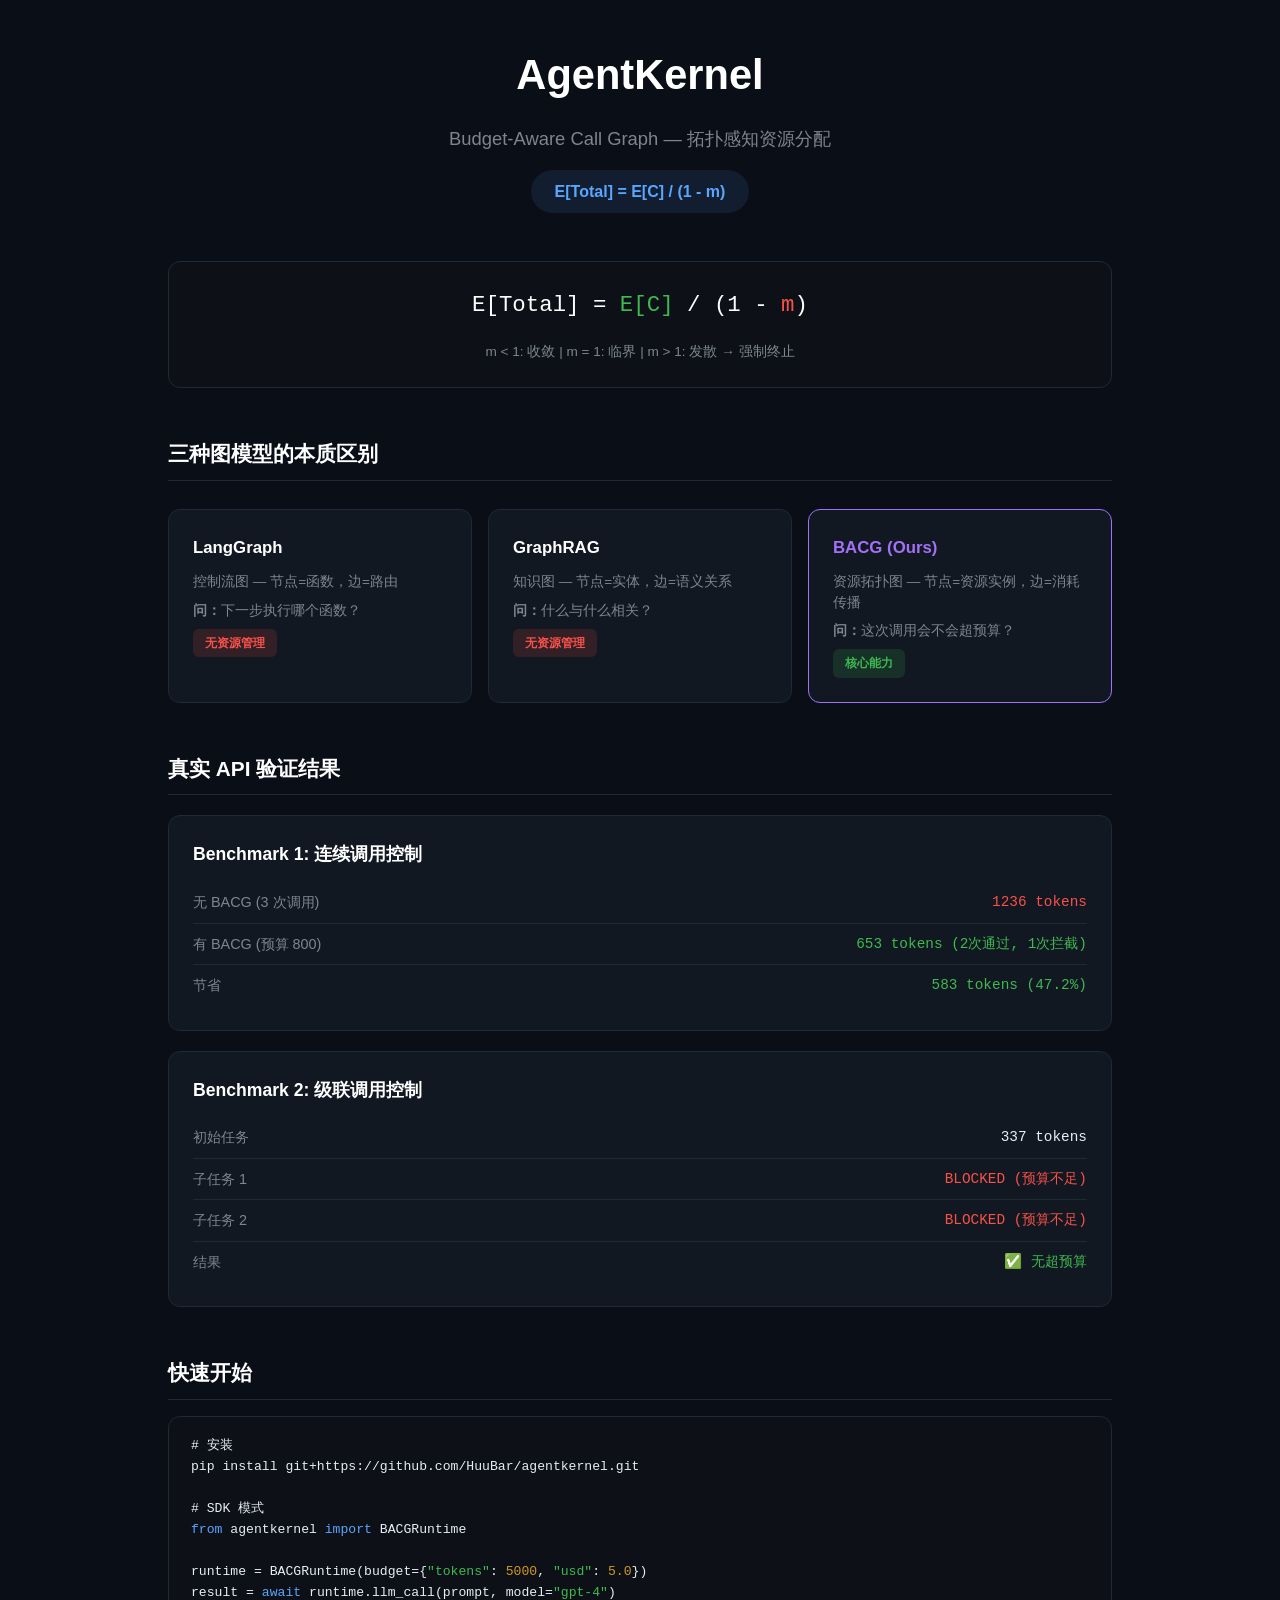
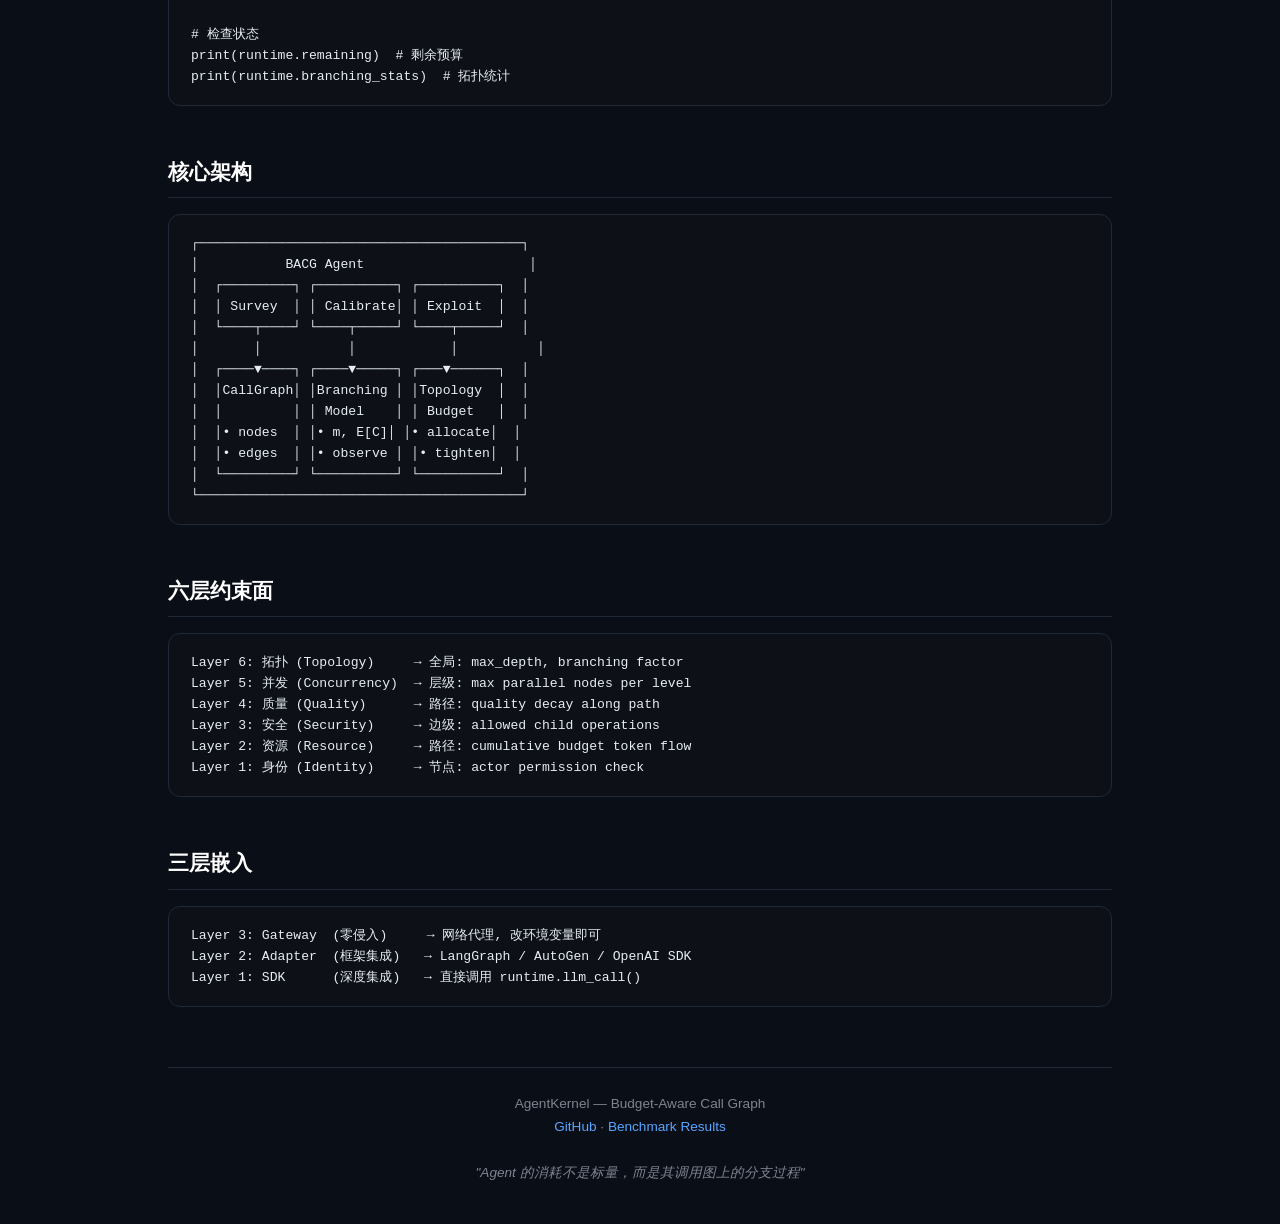
<file: index.html>
<!DOCTYPE html>
<html lang="zh-CN">
<head>
<meta charset="UTF-8">
<meta name="viewport" content="width=device-width, initial-scale=1.0">
<title>AgentKernel — Budget-Aware Call Graph</title>
<style>
:root{--bg:#0a0e17;--fg:#e6edf3;--muted:#7d8590;--border:#1f2937;--card:#111821;--accent:#58a6ff;--accent2:#3fb950;--accent3:#d29922;--purple:#a371f7;}
*{margin:0;padding:0;box-sizing:border-box}
body{font-family:-apple-system,BlinkMacSystemFont,'Segoe UI',Roboto,sans-serif;background:var(--bg);color:var(--fg);line-height:1.7;max-width:1000px;margin:0 auto;padding:40px 28px}
.hero{text-align:center;margin-bottom:48px}
.hero h1{font-size:2.6rem;font-weight:800;color:#fff;margin-bottom:12px}
.hero .subtitle{font-size:1.15rem;color:var(--muted);max-width:600px;margin:0 auto 16px}
.hero .tagline{color:var(--accent);font-weight:600;padding:8px 24px;border-radius:100px;background:rgba(88,166,255,0.1);display:inline-block}
.math-box{background:#0d1117;border:1px solid var(--border);border-radius:12px;padding:24px;margin:24px 0;text-align:center}
.math-formula{font-family:'SF Mono',Monospace,monospace;font-size:1.4rem;color:#fff;margin-bottom:16px}
.comparison{display:grid;grid-template-columns:1fr 1fr 1fr;gap:16px;margin:28px 0}
.comp-card{background:var(--card);border:1px solid var(--border);border-radius:12px;padding:24px}
.comp-card h3{font-size:1.05rem;color:#fff;margin-bottom:10px}
.comp-card p{color:var(--muted);font-size:0.85rem;line-height:1.5}
.comp-card.bacg{border-color:var(--purple)}
.comp-card.bacg h3{color:var(--purple)}
.badge{display:inline-block;padding:4px 12px;border-radius:6px;font-size:0.75rem;font-weight:600;margin-top:8px}
.badge-success{background:rgba(63,185,80,0.15);color:var(--accent2)}
.badge-danger{background:rgba(248,81,73,0.15);color:#f85149}
.result-box{background:var(--card);border:1px solid var(--border);border-radius:12px;padding:24px;margin:20px 0}
.result-box h3{color:#fff;margin-bottom:12px;font-size:1.1rem}
.result-row{display:flex;justify-content:space-between;padding:8px 0;border-bottom:1px solid var(--border)}
.result-row:last-child{border-bottom:none}
.result-label{color:var(--muted);font-size:0.9rem}
.result-value{font-family:monospace;font-size:0.9rem}
.result-value.success{color:var(--accent2)}
.result-value.danger{color:#f85149}
pre{background:#0d1117;border:1px solid var(--border);border-radius:12px;padding:18px 22px;overflow-x:auto;font-family:'SF Mono',monospace;font-size:0.82rem;line-height:1.6;margin:16px 0}
.key{color:var(--accent)}.str{color:var(--accent2)}.num{color:var(--accent3)}
footer{margin-top:60px;padding-top:24px;border-top:1px solid var(--border);text-align:center;color:var(--muted);font-size:0.85rem}
a{color:var(--accent);text-decoration:none}
</style>
</head>
<body>

<div class="hero">
<h1>AgentKernel</h1>
<p class="subtitle">Budget-Aware Call Graph — 拓扑感知资源分配</p>
<span class="tagline">E[Total] = E[C] / (1 - m)</span>
</div>

<div class="math-box">
<div class="math-formula">
E[Total] = <span style="color:var(--accent2)">E[C]</span> / (1 - <span style="color:#f85149">m</span>)
</div>
<p style="color:var(--muted);font-size:0.85rem">
m &lt; 1: 收敛 | m = 1: 临界 | m &gt; 1: 发散 → 强制终止
</p>
</div>

<h2 style="font-size:1.3rem;font-weight:700;color:#fff;margin-top:48px;margin-bottom:16px;border-bottom:1px solid var(--border);padding-bottom:8px">
三种图模型的本质区别
</h2>

<div class="comparison">
<div class="comp-card">
<h3>LangGraph</h3>
<p>控制流图 — 节点=函数，边=路由</p>
<p style="margin-top:8px"><strong>问：</strong>下一步执行哪个函数？</p>
<span class="badge badge-danger">无资源管理</span>
</div>
<div class="comp-card">
<h3>GraphRAG</h3>
<p>知识图 — 节点=实体，边=语义关系</p>
<p style="margin-top:8px"><strong>问：</strong>什么与什么相关？</p>
<span class="badge badge-danger">无资源管理</span>
</div>
<div class="comp-card bacg">
<h3>BACG (Ours)</h3>
<p>资源拓扑图 — 节点=资源实例，边=消耗传播</p>
<p style="margin-top:8px"><strong>问：</strong>这次调用会不会超预算？</p>
<span class="badge badge-success">核心能力</span>
</div>
</div>

<h2 style="font-size:1.3rem;font-weight:700;color:#fff;margin-top:48px;margin-bottom:16px;border-bottom:1px solid var(--border);padding-bottom:8px">
真实 API 验证结果
</h2>

<div class="result-box">
<h3>Benchmark 1: 连续调用控制</h3>
<div class="result-row">
<span class="result-label">无 BACG (3 次调用)</span>
<span class="result-value danger">1236 tokens</span>
</div>
<div class="result-row">
<span class="result-label">有 BACG (预算 800)</span>
<span class="result-value success">653 tokens (2次通过, 1次拦截)</span>
</div>
<div class="result-row">
<span class="result-label">节省</span>
<span class="result-value success">583 tokens (47.2%)</span>
</div>
</div>

<div class="result-box">
<h3>Benchmark 2: 级联调用控制</h3>
<div class="result-row">
<span class="result-label">初始任务</span>
<span class="result-value">337 tokens</span>
</div>
<div class="result-row">
<span class="result-label">子任务 1</span>
<span class="result-value danger">BLOCKED (预算不足)</span>
</div>
<div class="result-row">
<span class="result-label">子任务 2</span>
<span class="result-value danger">BLOCKED (预算不足)</span>
</div>
<div class="result-row">
<span class="result-label">结果</span>
<span class="result-value success">✅ 无超预算</span>
</div>
</div>

<h2 style="font-size:1.3rem;font-weight:700;color:#fff;margin-top:48px;margin-bottom:16px;border-bottom:1px solid var(--border);padding-bottom:8px">
快速开始
</h2>

<pre>
<span class="comment"># 安装</span>
pip install git+https://github.com/HuuBar/agentkernel.git

<span class="comment"># SDK 模式</span>
<span class="key">from</span> agentkernel <span class="key">import</span> BACGRuntime

runtime = BACGRuntime(budget={<span class="str">"tokens"</span>: <span class="num">5000</span>, <span class="str">"usd"</span>: <span class="num">5.0</span>})
result = <span class="key">await</span> runtime.llm_call(prompt, model=<span class="str">"gpt-4"</span>)

<span class="comment"># 检查状态</span>
print(runtime.remaining)  <span class="comment"># 剩余预算</span>
print(runtime.branching_stats)  <span class="comment"># 拓扑统计</span>
</pre>

<h2 style="font-size:1.3rem;font-weight:700;color:#fff;margin-top:48px;margin-bottom:16px;border-bottom:1px solid var(--border);padding-bottom:8px">
核心架构
</h2>

<pre>
┌─────────────────────────────────────────┐
│           BACG Agent                     │
│  ┌─────────┐ ┌──────────┐ ┌──────────┐  │
│  │ Survey  │ │ Calibrate│ │ Exploit  │  │
│  └────┬────┘ └────┬─────┘ └────┬─────┘  │
│       │           │            │          │
│  ┌────▼────┐ ┌────▼─────┐ ┌───▼──────┐  │
│  │CallGraph│ │Branching │ │Topology  │  │
│  │         │ │ Model    │ │ Budget   │  │
│  │• nodes  │ │• m, E[C]│ │• allocate│  │
│  │• edges  │ │• observe │ │• tighten│  │
│  └─────────┘ └──────────┘ └──────────┘  │
└─────────────────────────────────────────┘
</pre>

<h2 style="font-size:1.3rem;font-weight:700;color:#fff;margin-top:48px;margin-bottom:16px;border-bottom:1px solid var(--border);padding-bottom:8px">
六层约束面
</h2>

<pre>
Layer 6: 拓扑 (Topology)     → 全局: max_depth, branching factor
Layer 5: 并发 (Concurrency)  → 层级: max parallel nodes per level
Layer 4: 质量 (Quality)      → 路径: quality decay along path
Layer 3: 安全 (Security)     → 边级: allowed child operations
Layer 2: 资源 (Resource)     → 路径: cumulative budget token flow
Layer 1: 身份 (Identity)     → 节点: actor permission check
</pre>

<h2 style="font-size:1.3rem;font-weight:700;color:#fff;margin-top:48px;margin-bottom:16px;border-bottom:1px solid var(--border);padding-bottom:8px">
三层嵌入
</h2>

<pre>
Layer 3: Gateway  (零侵入)     → 网络代理, 改环境变量即可
Layer 2: Adapter  (框架集成)   → LangGraph / AutoGen / OpenAI SDK
Layer 1: SDK      (深度集成)   → 直接调用 runtime.llm_call()
</pre>

<footer>
AgentKernel — Budget-Aware Call Graph<br>
<a href="https://github.com/HuuBar/agentkernel">GitHub</a> ·
<a href="https://github.com/HuuBar/agentkernel/blob/main/BENCHMARK_RESULT.md">Benchmark Results</a><br>
<br>
<em>"Agent 的消耗不是标量，而是其调用图上的分支过程"</em>
</footer>

</body>
</html>
</file>
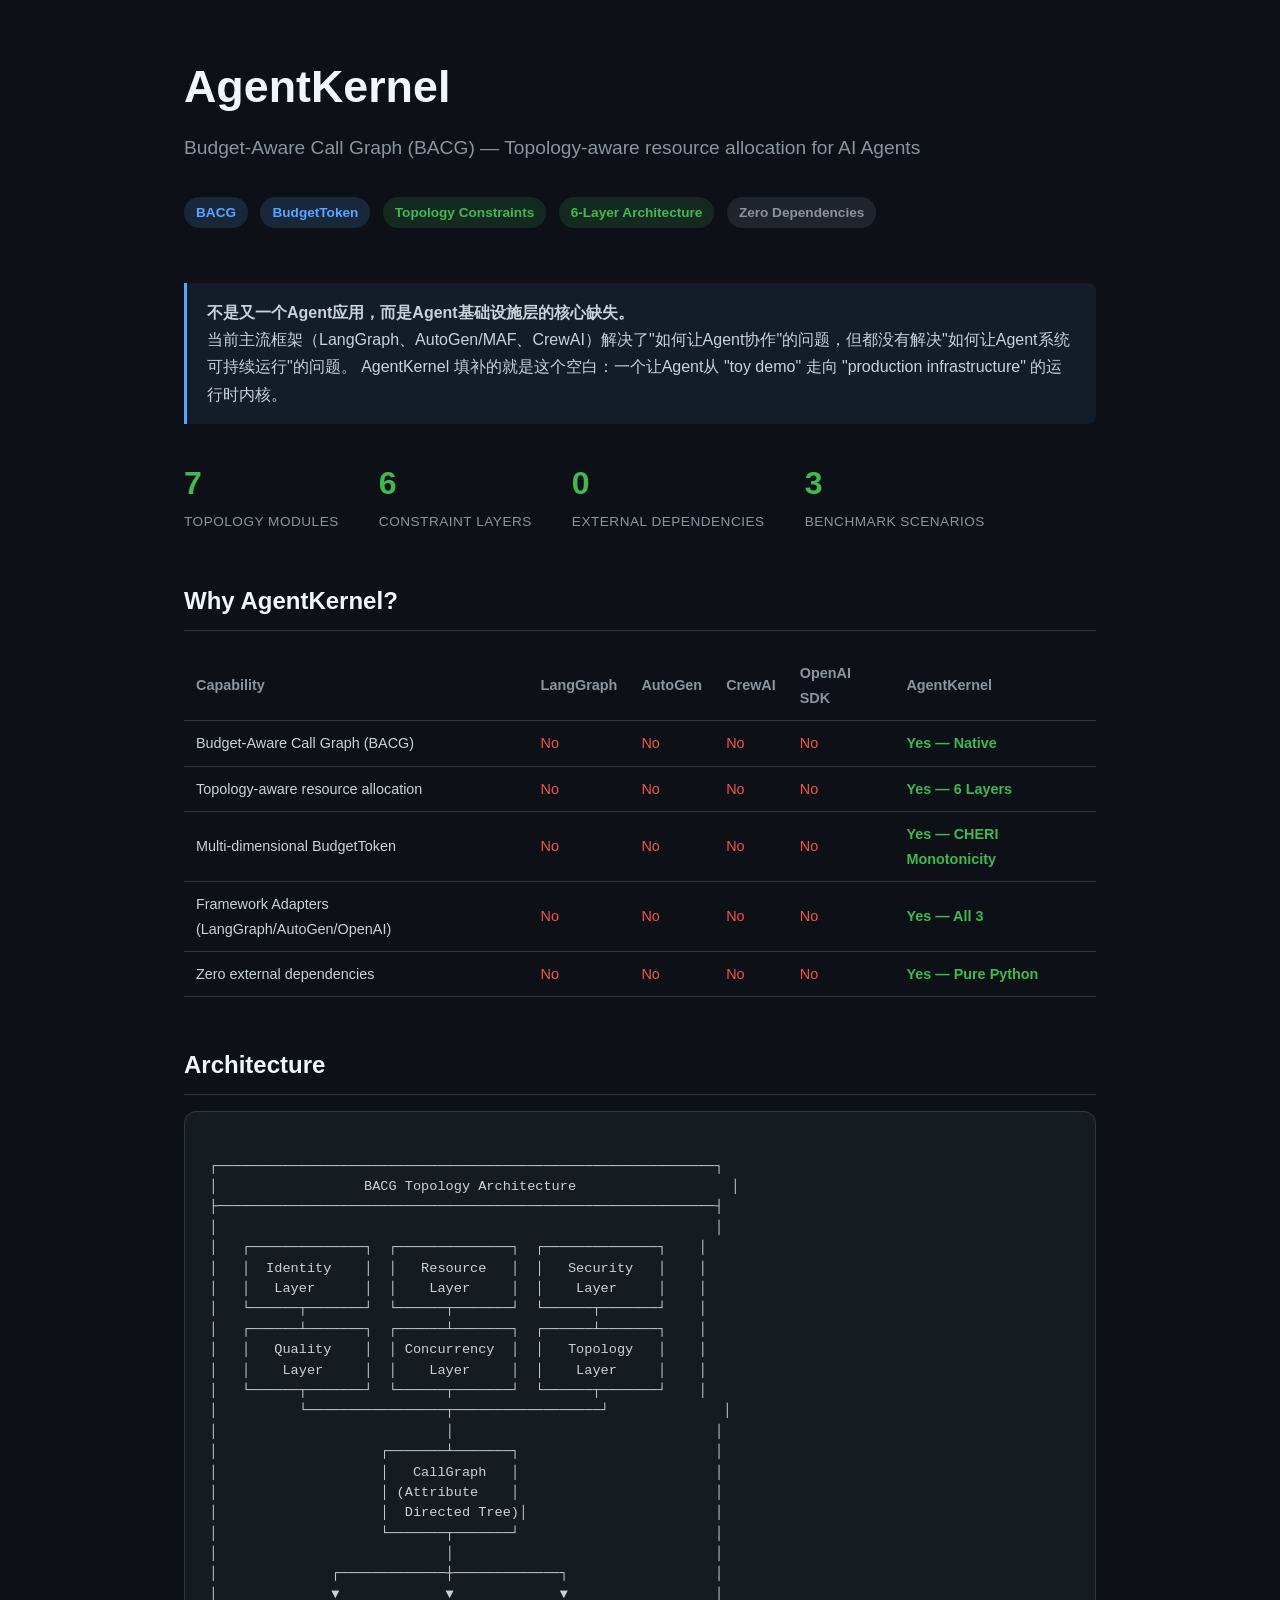
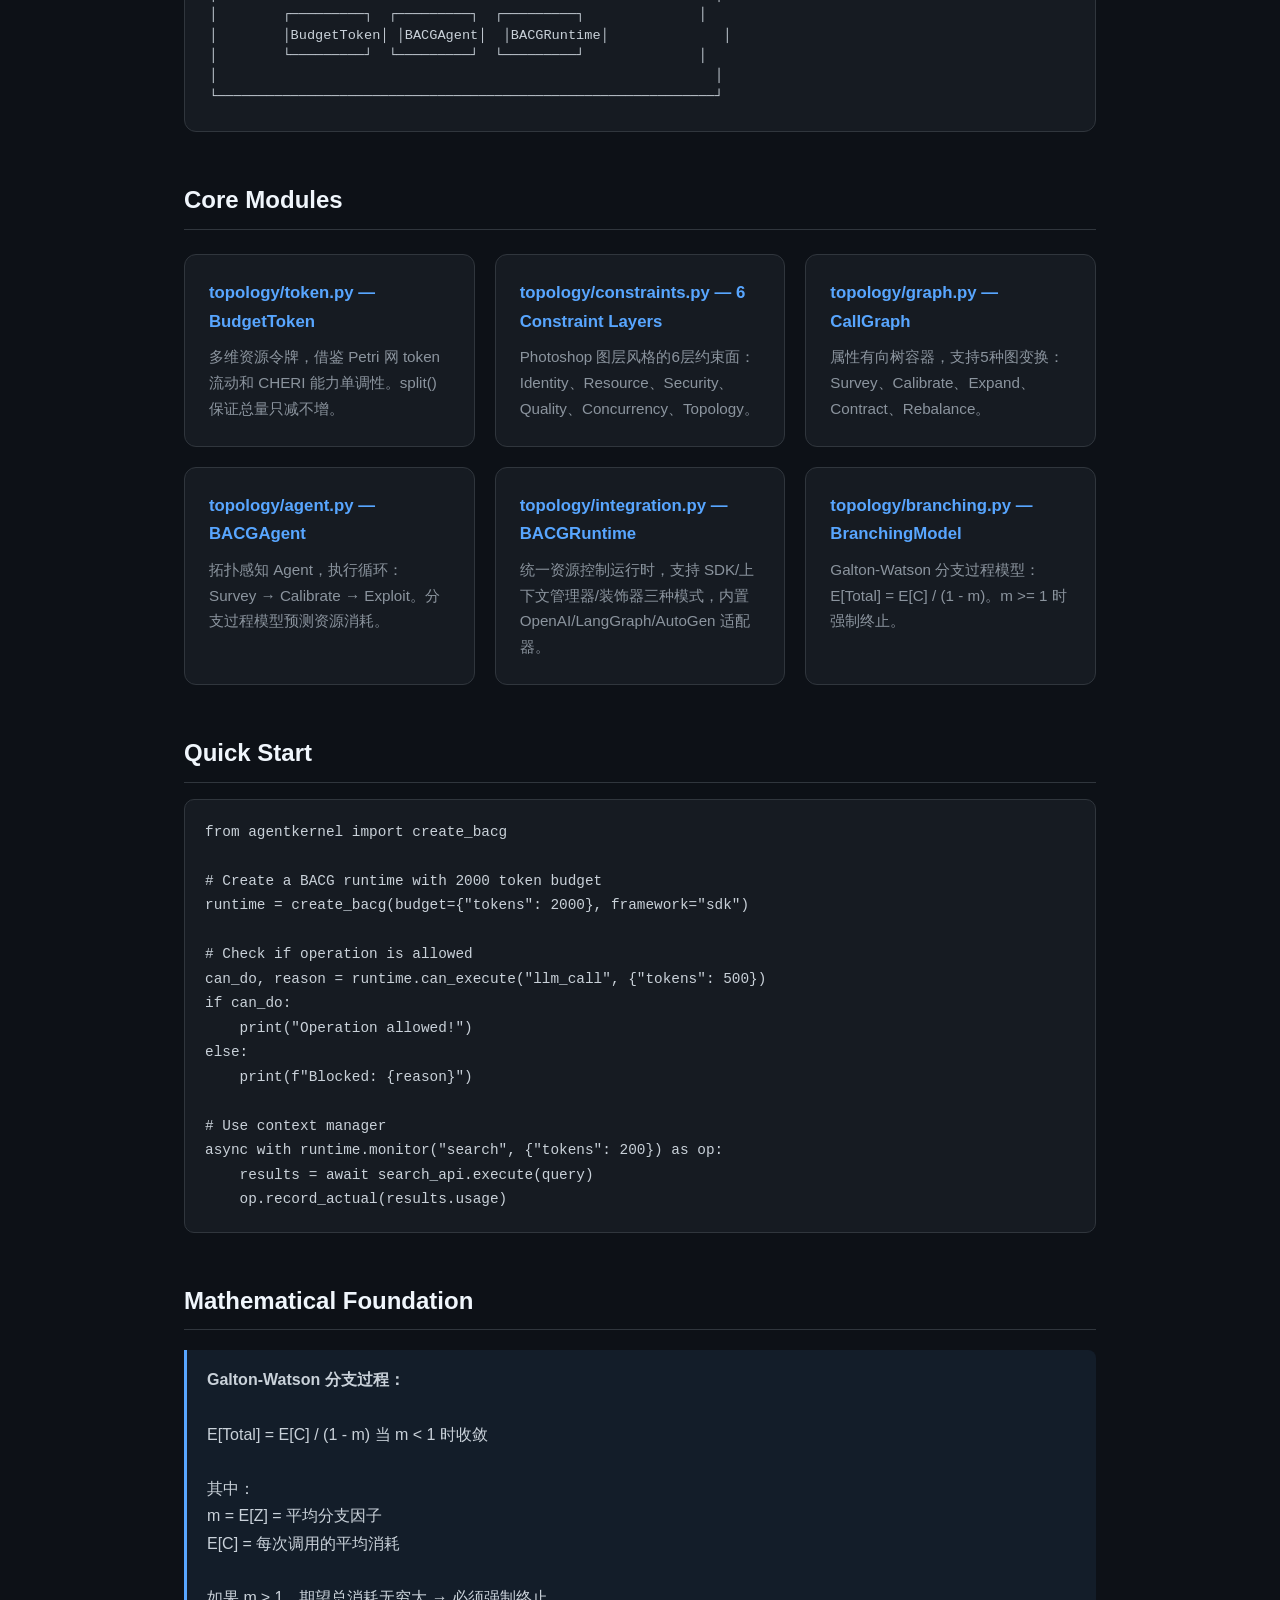
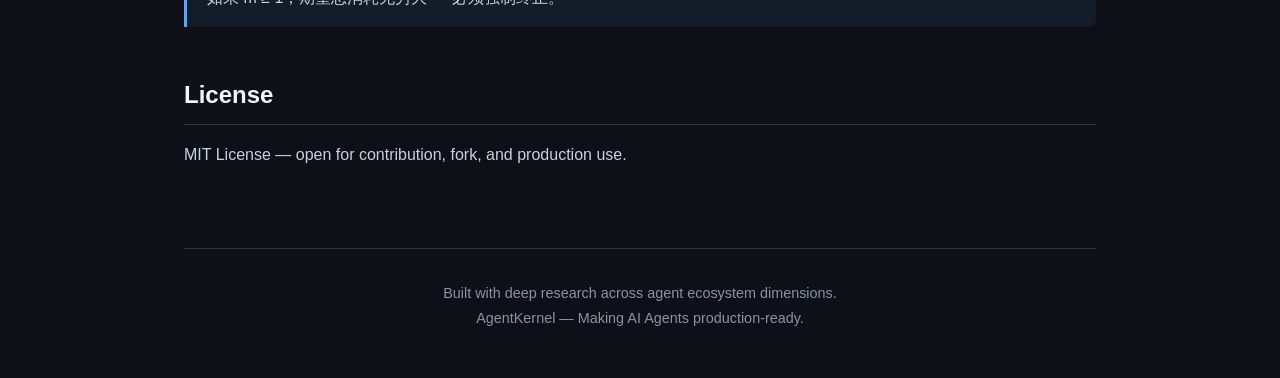
<file: website/index.html>
<!DOCTYPE html>
<html lang="en">
<head>
    <meta charset="UTF-8">
    <meta name="viewport" content="width=device-width, initial-scale=1.0">
    <title>AgentKernel — Budget-Aware Call Graph (BACG)</title>
    <link rel="stylesheet" href="css/style.css">
</head>
<body>

<h1>AgentKernel</h1>
<div class="subtitle">Budget-Aware Call Graph (BACG) — Topology-aware resource allocation for AI Agents</div>

<div>
    <span class="badge core">BACG</span>
    <span class="badge core">BudgetToken</span>
    <span class="badge arch">Topology Constraints</span>
    <span class="badge arch">6-Layer Architecture</span>
    <span class="badge research">Zero Dependencies</span>
    <br><br>
</div>

<div class="highlight">
<strong>不是又一个Agent应用，而是Agent基础设施层的核心缺失。</strong><br>
当前主流框架（LangGraph、AutoGen/MAF、CrewAI）解决了"如何让Agent协作"的问题，但都没有解决"如何让Agent系统可持续运行"的问题。
AgentKernel 填补的就是这个空白：一个让Agent从 "toy demo" 走向 "production infrastructure" 的运行时内核。
</div>

<div class="stats">
    <div><div class="stat">7</div><div class="stat-label">Topology Modules</div></div>
    <div><div class="stat">6</div><div class="stat-label">Constraint Layers</div></div>
    <div><div class="stat">0</div><div class="stat-label">External Dependencies</div></div>
    <div><div class="stat">3</div><div class="stat-label">Benchmark Scenarios</div></div>
</div>

<h2>Why AgentKernel?</h2>

<table>
    <tr><th>Capability</th><th>LangGraph</th><th>AutoGen</th><th>CrewAI</th><th>OpenAI SDK</th><th>AgentKernel</th></tr>
    <tr><td>Budget-Aware Call Graph (BACG)</td><td class="cross">No</td><td class="cross">No</td><td class="cross">No</td><td class="cross">No</td><td class="check">Yes — Native</td></tr>
    <tr><td>Topology-aware resource allocation</td><td class="cross">No</td><td class="cross">No</td><td class="cross">No</td><td class="cross">No</td><td class="check">Yes — 6 Layers</td></tr>
    <tr><td>Multi-dimensional BudgetToken</td><td class="cross">No</td><td class="cross">No</td><td class="cross">No</td><td class="cross">No</td><td class="check">Yes — CHERI Monotonicity</td></tr>
    <tr><td>Framework Adapters (LangGraph/AutoGen/OpenAI)</td><td class="cross">No</td><td class="cross">No</td><td class="cross">No</td><td class="cross">No</td><td class="check">Yes — All 3</td></tr>
    <tr><td>Zero external dependencies</td><td class="cross">No</td><td class="cross">No</td><td class="cross">No</td><td class="cross">No</td><td class="check">Yes — Pure Python</td></tr>
</table>

<h2>Architecture</h2>

<div class="arch-diagram">
┌─────────────────────────────────────────────────────────────┐
│                  BACG Topology Architecture                   │
├─────────────────────────────────────────────────────────────┤
│                                                             │
│   ┌──────────────┐  ┌──────────────┐  ┌──────────────┐    │
│   │  Identity    │  │   Resource   │  │   Security   │    │
│   │   Layer      │  │    Layer     │  │    Layer     │    │
│   └──────┬───────┘  └──────┬───────┘  └──────┬───────┘    │
│   ┌──────┴───────┐  ┌──────┴───────┐  ┌──────┴───────┐    │
│   │   Quality    │  │ Concurrency  │  │   Topology   │    │
│   │    Layer     │  │    Layer     │  │    Layer     │    │
│   └──────┬───────┘  └──────┬───────┘  └──────┬───────┘    │
│          └─────────────────┬──────────────────┘              │
│                            │                                │
│                    ┌───────┴───────┐                        │
│                    │   CallGraph   │                        │
│                    │ (Attribute    │                        │
│                    │  Directed Tree)│                       │
│                    └───────┬───────┘                        │
│                            │                                │
│              ┌─────────────┼─────────────┐                  │
│              ▼             ▼             ▼                  │
│        ┌─────────┐  ┌─────────┐  ┌─────────┐              │
│        │BudgetToken│ │BACGAgent│  │BACGRuntime│              │
│        └─────────┘  └─────────┘  └─────────┘              │
│                                                             │
└─────────────────────────────────────────────────────────────┘
</div>

<h2>Core Modules</h2>

<div class="grid">
    <div class="card">
        <h4>topology/token.py — BudgetToken</h4>
        <p>多维资源令牌，借鉴 Petri 网 token 流动和 CHERI 能力单调性。split() 保证总量只减不增。</p>
    </div>
    <div class="card">
        <h4>topology/constraints.py — 6 Constraint Layers</h4>
        <p>Photoshop 图层风格的6层约束面：Identity、Resource、Security、Quality、Concurrency、Topology。</p>
    </div>
    <div class="card">
        <h4>topology/graph.py — CallGraph</h4>
        <p>属性有向树容器，支持5种图变换：Survey、Calibrate、Expand、Contract、Rebalance。</p>
    </div>
    <div class="card">
        <h4>topology/agent.py — BACGAgent</h4>
        <p>拓扑感知 Agent，执行循环：Survey → Calibrate → Exploit。分支过程模型预测资源消耗。</p>
    </div>
    <div class="card">
        <h4>topology/integration.py — BACGRuntime</h4>
        <p>统一资源控制运行时，支持 SDK/上下文管理器/装饰器三种模式，内置 OpenAI/LangGraph/AutoGen 适配器。</p>
    </div>
    <div class="card">
        <h4>topology/branching.py — BranchingModel</h4>
        <p>Galton-Watson 分支过程模型：E[Total] = E[C] / (1 - m)。m >= 1 时强制终止。</p>
    </div>
</div>

<h2>Quick Start</h2>

<pre>from agentkernel import create_bacg

# Create a BACG runtime with 2000 token budget
runtime = create_bacg(budget={"tokens": 2000}, framework="sdk")

# Check if operation is allowed
can_do, reason = runtime.can_execute("llm_call", {"tokens": 500})
if can_do:
    print("Operation allowed!")
else:
    print(f"Blocked: {reason}")

# Use context manager
async with runtime.monitor("search", {"tokens": 200}) as op:
    results = await search_api.execute(query)
    op.record_actual(results.usage)</pre>

<h2>Mathematical Foundation</h2>

<div class="highlight">
<strong>Galton-Watson 分支过程：</strong><br><br>
E[Total] = E[C] / (1 - m) 当 m &lt; 1 时收敛<br><br>
其中：<br>
  m = E[Z] = 平均分支因子<br>
  E[C] = 每次调用的平均消耗<br><br>
如果 m &ge; 1，期望总消耗无穷大 &rarr; 必须强制终止。
</div>

<h2>License</h2>
<p>MIT License — open for contribution, fork, and production use.</p>

<footer>
    Built with deep research across agent ecosystem dimensions.<br>
    AgentKernel — Making AI Agents production-ready.
</footer>

<script src="js/app.js"></script>
</body>
</html>
</file>
<file: website/css/style.css>
/* AgentKernel Website Styles */
:root {
    --bg: #0d1117;
    --fg: #c9d1d9;
    --accent: #58a6ff;
    --accent2: #3fb950;
    --accent3: #d29922;
    --muted: #8b949e;
    --border: #30363d;
    --card: #161b22;
}
* { margin: 0; padding: 0; box-sizing: border-box; }
body {
    font-family: -apple-system, BlinkMacSystemFont, 'Segoe UI', Roboto, Oxygen, Ubuntu, sans-serif;
    background: var(--bg);
    color: var(--fg);
    line-height: 1.7;
    max-width: 960px;
    margin: 0 auto;
    padding: 48px 24px;
}
h1 { font-size: 2.8rem; font-weight: 800; margin-bottom: 8px; color: #f0f6fc; }
h2 { font-size: 1.5rem; font-weight: 700; margin-top: 48px; margin-bottom: 16px; color: #f0f6fc; border-bottom: 1px solid var(--border); padding-bottom: 8px; }
h3 { font-size: 1.15rem; font-weight: 600; margin-top: 28px; margin-bottom: 10px; color: var(--accent); }
.subtitle { font-size: 1.2rem; color: var(--muted); margin-bottom: 32px; }
.badge { display: inline-block; padding: 4px 12px; border-radius: 20px; font-size: 0.85rem; font-weight: 600; margin-right: 8px; margin-bottom: 8px; }
.badge.core { background: rgba(88,166,255,0.15); color: var(--accent); }
.badge.arch { background: rgba(63,185,80,0.15); color: var(--accent2); }
.badge.research { background: rgba(139,148,158,0.15); color: var(--muted); }
.highlight { background: rgba(88,166,255,0.08); border-left: 3px solid var(--accent); padding: 16px 20px; border-radius: 0 8px 8px 0; margin: 20px 0; }
.grid { display: grid; grid-template-columns: repeat(auto-fit, minmax(280px, 1fr)); gap: 20px; margin: 24px 0; }
.card { background: var(--card); border: 1px solid var(--border); border-radius: 12px; padding: 24px; }
.card h4 { color: var(--accent); margin-bottom: 8px; font-size: 1.05rem; }
.card p { color: var(--muted); font-size: 0.95rem; }
code, pre { font-family: 'SF Mono', Monaco, 'Cascadia Code', monospace; font-size: 0.9rem; }
pre { background: var(--card); border: 1px solid var(--border); border-radius: 10px; padding: 20px; overflow-x: auto; margin: 16px 0; }
code { background: rgba(110,118,129,0.2); padding: 2px 6px; border-radius: 4px; }
a { color: var(--accent); text-decoration: none; }
a:hover { text-decoration: underline; }
.stat { font-size: 2rem; font-weight: 800; color: var(--accent2); }
.stat-label { font-size: 0.85rem; color: var(--muted); text-transform: uppercase; letter-spacing: 0.5px; }
.stats { display: flex; gap: 40px; margin: 32px 0; }
table { width: 100%; border-collapse: collapse; margin: 20px 0; font-size: 0.9rem; }
th, td { text-align: left; padding: 10px 12px; border-bottom: 1px solid var(--border); }
th { color: var(--muted); font-weight: 600; }
.check { color: var(--accent2); font-weight: 700; }
.cross { color: #f85149; }
.arch-diagram { background: var(--card); border: 1px solid var(--border); border-radius: 12px; padding: 24px; font-family: monospace; font-size: 0.85rem; line-height: 1.5; overflow-x: auto; white-space: pre; }
footer { margin-top: 80px; padding-top: 32px; border-top: 1px solid var(--border); color: var(--muted); font-size: 0.9rem; text-align: center; }
</file>
